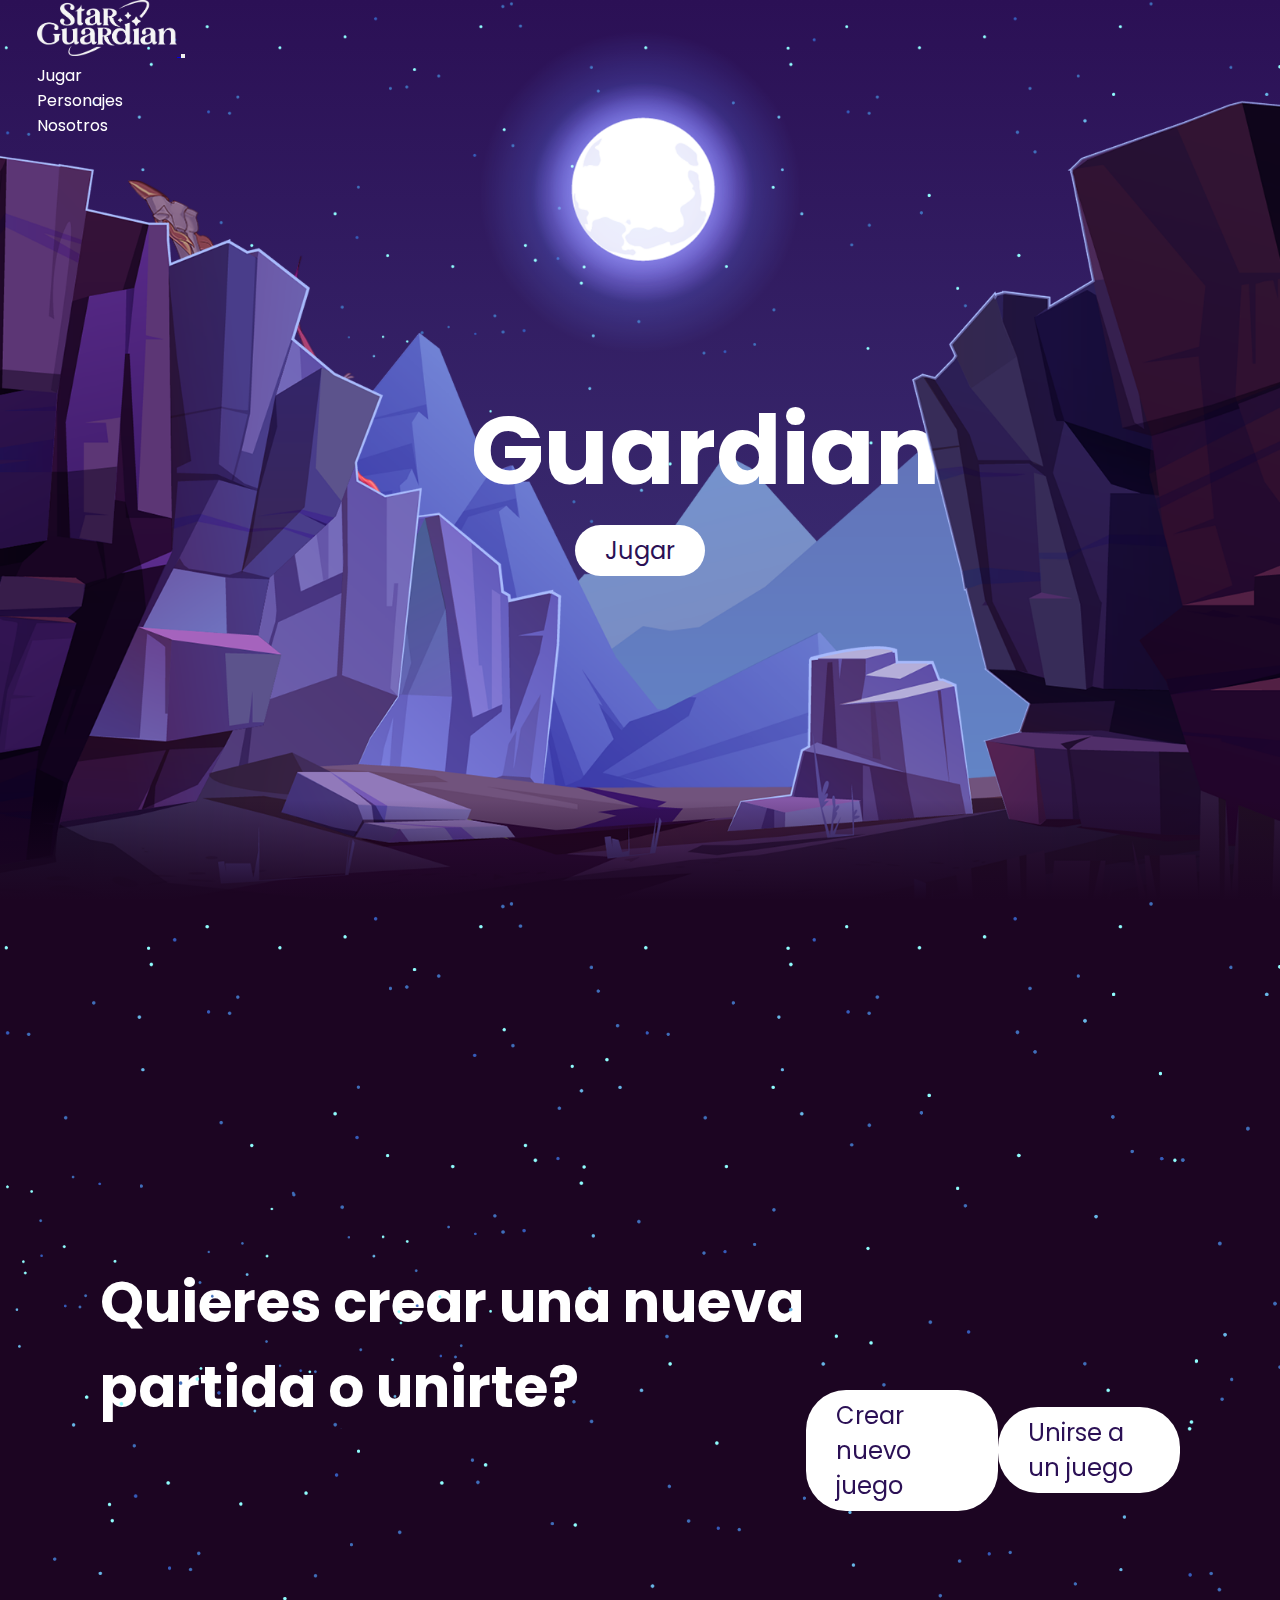
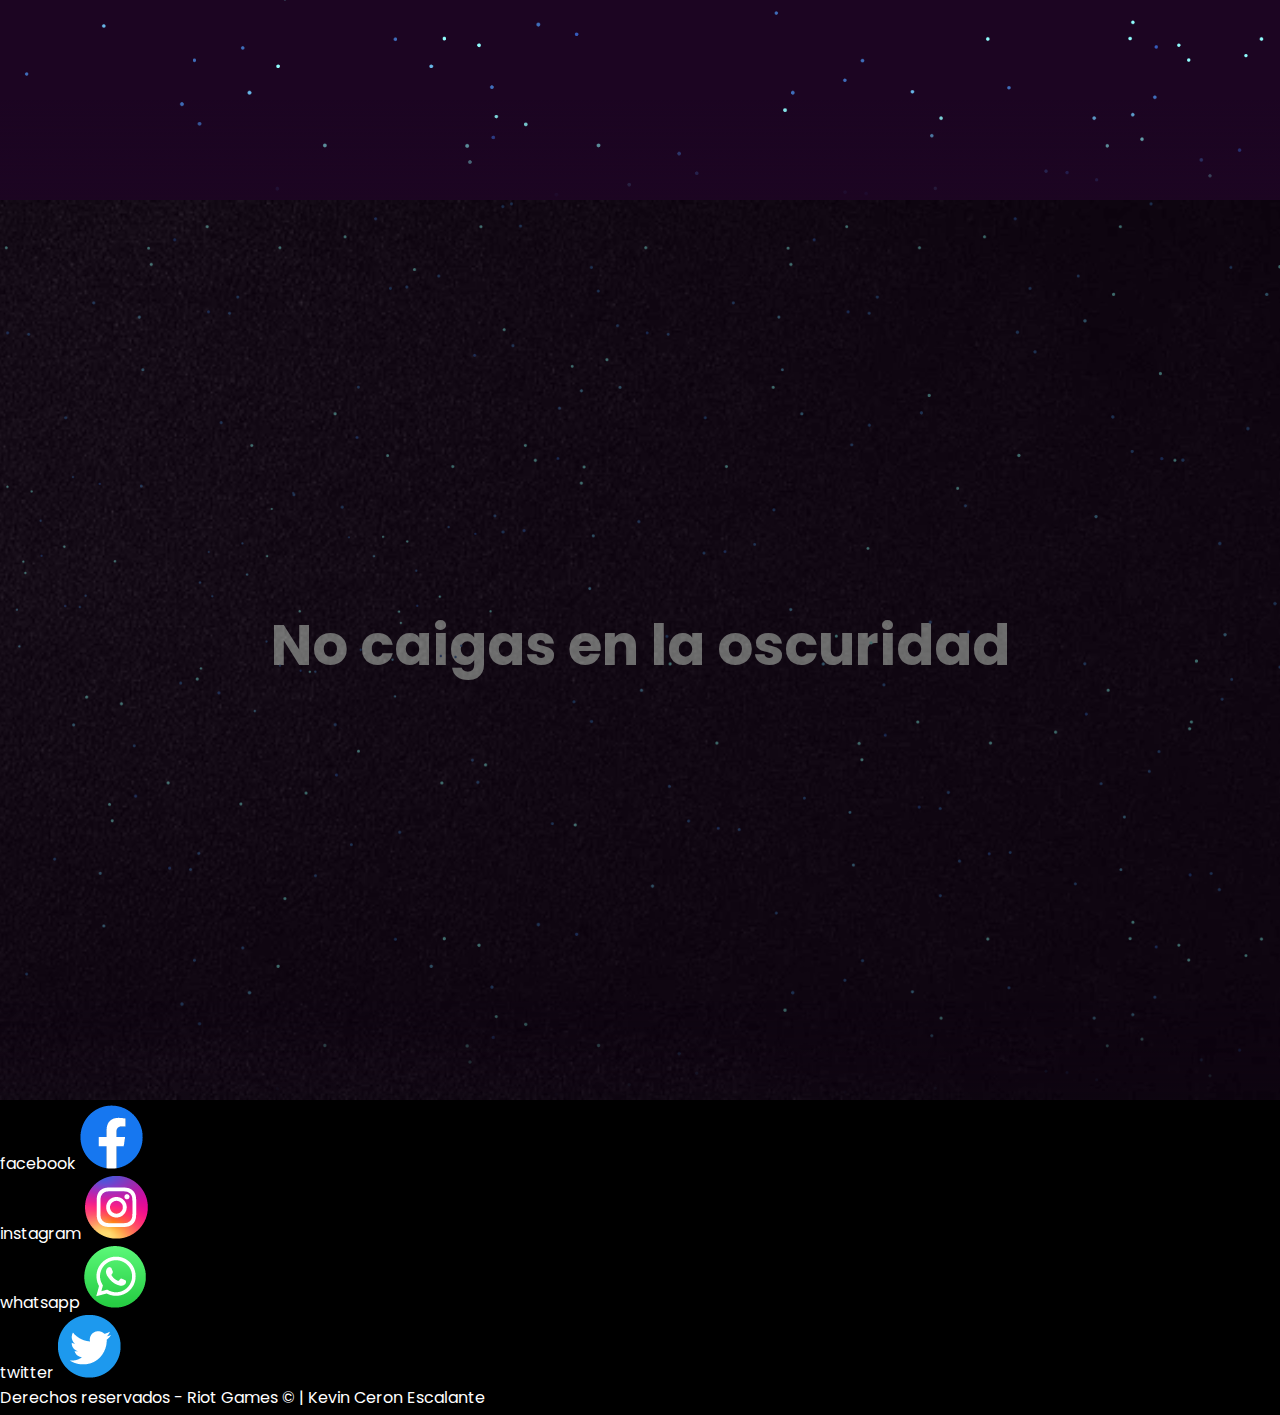
<file: index.html>
<!doctype html>
<html lang="es">

<head>
    <!-- Required meta tags -->
    <meta charset="utf-8">
    <meta name="viewport" content="width=device-width, initial-scale=1">
    <title>guardianas estelar</title>
    <link href="https://fonts.googleapis.com/css2?family=Indie+Flower&family=Poppins:wght@600&display=swap" rel="stylesheet">
    <!-- Bootstrap CSS -->
    <link href="https://cdn.jsdelivr.net/npm/bootstrap@5.1.3/dist/css/bootstrap.min.css" rel="stylesheet" integrity="sha384-1BmE4kWBq78iYhFldvKuhfTAU6auU8tT94WrHftjDbrCEXSU1oBoqyl2QvZ6jIW3" crossorigin="anonymous">
    <link rel="stylesheet" type="text/css" href="css/estilo.css">
</head>

<body>
    <header class="header-main">
        <nav class="navbar navbar-expand-lg navbar-dark">
            <div class="container-fluid d-flex justify-content-between mb-3">
                <a class="navbar-brand p-2" href="#">
                    <img src="assets/img/logo.png" class="logo-star" alt="Logo guardianas estelares">
                </a>
                <button class="navbar-toggler" type="button" data-bs-toggle="collapse" data-bs-target="#navbarNav"
                    aria-controls="navbarNav" aria-expanded="false" aria-label="Toggle navigation">
                    <span class="navbar-toggler-icon"></span>
                </button>
                <div class="collapse navbar-collapse p-2 centrar-nav" id="navbarNav">
                    <ul class="navbar-nav ">
                        <li class="nav-item">
                            <a class="nav-link active" aria-current="page" href="#">Jugar</a>
                        </li>
                        <li class="nav-item">
                            <a class="nav-link" href="#">Personajes</a>
                        </li>
                        <li class="nav-item">
                            <a class="nav-link" href="#">Nosotros</a>
                        </li>
                    </ul>
                </div>
            </div>
        </nav>
    </header>
    <main>
        <section>
            <img src="assets/img/stars.png" id="stars">
            <img src="assets/img/moon.png" id="moon">
            <img src="assets/img/mountains_behind.png" id="mountains-behind">
            <h2 id="text">Guardianas Estelares</h2>
            <a href="#jugar" id="btn" class="btn-light">Jugar</a>
            <img src="assets/img/mountains_front.png" id="mountains-front">
        </section>
        <!-- <div class="sec" id="sec">
            <p>Lorem ipsum dolor sit amet consectetur adipisicing elit. Et, expedita dicta. Tempore possimus porro qui totam aliquid? Quasi tempora repudiandae nostrum velit, a, cum ducimus tempore atque animi sunt laboriosam.lor Lorem ipsum dolor sit amet consectetur, adipisicing elit. Rem repellat quisquam minima expedita at veritatis hic corporis saepe temporibus earum iusto voluptas accusamus odit doloribus aliquam porro, sint ea ut! Lorem ipsum dolor sit amet, consectetur adipisicing elit. Fugiat aliquid quae at iusto, suscipit earum quia delectus ipsum aut, nostrum odio voluptate cupiditate eos, sit exercitationem! Sit enim nihil cupiditate. Lorem, ipsum dolor sit amet consectetur adipisicing elit. Illum consequuntur at doloremque eligendi similique eos voluptatem rerum perferendis aperiam dicta nemo cupiditate quisquam fuga, harum voluptate repellat dolorem provident labore! <br><br> Lorem ipsum dolor, sit amet consectetur adipisicing elit. Eius quae, quam unde iusto recusandae numquam fugit, non asperiores rem illum similique dicta eos, quas commodi quos. Distinctio eos quis a? Lorem ipsum dolor, sit amet consectetur adipisicing elit. Est id provident numquam repudiandae ex odit, mollitia doloribus eligendi quia! Molestias, eius consequuntur? Quia optio accusantium perspiciatis unde consectetur doloribus nemo. <br> <br> Lorem ipsum dolor sit amet consectetur adipisicing elit. Possimus veritatis vero nihil dolorem explicabo et reiciendis minima repellendus? Optio animi dolore pariatur ratione laborum repudiandae magni minus, quidem incidunt veniam. Lorem, ipsum dolor sit amet consectetur adipisicing elit. Aliquid deleniti numquam autem illum perferendis at, voluptatum totam magni, accusamus ipsum magnam sed provident odit vero beatae! Ut minus praesentium officia. <br> <br>Lorem ipsum dolor sit amet consectetur adipisicing elit. Et, expedita dicta. Tempore possimus porro qui totam aliquid? Quasi tempora repudiandae nostrum velit, a, cum ducimus tempore atque animi sunt laboriosam.lor Lorem ipsum dolor sit amet consectetur, adipisicing elit. Rem repellat quisquam minima expedita at veritatis hic corporis saepe temporibus earum iusto voluptas accusamus odit doloribus aliquam porro, sint ea ut! Lorem ipsum dolor sit amet, consectetur adipisicing elit. Fugiat aliquid quae at iusto, suscipit earum quia delectus ipsum aut, nostrum odio voluptate cupiditate eos, sit exercitationem! Sit enim nihil cupiditate. Lorem, ipsum dolor sit amet consectetur adipisicing elit. Illum consequuntur at doloremque eligendi similique eos voluptatem rerum perferendis aperiam dicta nemo cupiditate quisquam fuga, harum voluptate repellat dolorem provident labore! <br><br> Lorem ipsum dolor, sit amet consectetur adipisicing elit. Eius quae, quam unde iusto recusandae numquam fugit, non asperiores rem illum similique dicta eos, quas commodi quos. Distinctio eos quis a? Lorem ipsum dolor, sit amet consectetur adipisicing elit. Est id provident numquam repudiandae ex odit, mollitia doloribus eligendi quia! Molestias, eius consequuntur? Quia optio accusantium perspiciatis unde consectetur doloribus nemo. <br> <br> Lorem ipsum dolor sit amet consectetur adipisicing elit. Possimus veritatis vero nihil dolorem explicabo et reiciendis minima repellendus? Optio animi dolore pariatur ratione laborum repudiandae magni minus, quidem incidunt veniam. Lorem, ipsum dolor sit amet consectetur adipisicing elit. Aliquid deleniti numquam autem illum perferendis at, voluptatum totam magni, accusamus ipsum magnam sed provident odit vero beatae! Ut minus praesentium officia. <br> <br></p>
        </div> -->
        <section class="d-flex flex-column justify-content-evenly bd-highlight menu-juego sec" id="jugar">
            <img src="assets/img/stars.png" id="stars2">
            <img src="assets/img/stars.png" id="stars3">
            <h2>Quieres crear una nueva partida o unirte?</h2>
            <a href="pages/crear.html" id="btn" class="btn-light">Crear nuevo juego</a>
            <a href="pages/unirse.html" id="btn" class="btn-light">Unirse a un juego</a>
        </section>
        <section class="d-flex flex-column justify-content-evenly bd-highlight menu-juego sec">
            <img src="assets/img/stars.png">
            <img src="assets/img/oscuridad.jpg" class="transparente">
            <img src="assets/img/lux.png" id="lux">
            <h2>No caigas en la oscuridad</h2>
        </section>
    </main>
    <footer class="footer-index">
        <ul class="d-flex flex-row flex-wrap justify-content-evenly bd-highlight mb-3 pie">
            <li class="p-2 bd-highlight logos">
                <a href="#">
                    <span>facebook</span>
                    <img  src="assets/img/lfacebook.png" alt="logo de facebook">
                </a>
            </li>
            <li class="p-2 bd-highlight logos">
                <a href="#">
                    <span>instagram</span>
                    <img src="assets/img/linstagram.png" alt="logo de instagram">
                </a>
            </li>
            <li class="p-2 bd-highlight logos">
                <a href="#">
                    <span>whatsapp</span>
                    <img src="assets/img/lwhatsapp.png" alt="logo de whatsapp">
                </a>
            </li>	
            <li class="p-2 bd-highlight logos">
                <a href="#">
                    <span>twitter</span>
                    <img  src="assets/img/ltwitter.png" alt="logo de twitter">
                </a>
            </li>
        </ul>
        <div class="d-flex flex-row justify-content-evenly align-self-center bd-highlight mb-3">
            <span class="p-2 bd-highlight">Derechos reservados - Riot Games ©</span>
            <span class="p-2 bd-highlight">|</span>
            <span class="p-2 bd-highlight">Kevin Ceron Escalante</span>
        </div>
    </div>
    </footer>
    <!-- Option 1: Bootstrap Bundle with Popper -->
    <script src="https://cdn.jsdelivr.net/npm/bootstrap@5.1.3/dist/js/bootstrap.bundle.min.js" integrity="sha384-ka7Sk0Gln4gmtz2MlQnikT1wXgYsOg+OMhuP+IlRH9sENBO0LRn5q+8nbTov4+1p" crossorigin="anonymous"> </script>
    <script src="js/main.js"></script>
</body>

</html>
</file>
<file: css/estilo.css>
*{
    margin: 0;
    padding: 0;
    box-sizing: border-box;
    font-family: 'Poppins', sans-serif;
    scroll-behavior: smooth;
}
body{
    min-height: 100vh;
    background: linear-gradient(#2b1055, #7597de);
    overflow-x: hidden;
}
ul li{
    list-style: none;
}
ul li a{
    text-decoration: none;
}
span{
    color: white;
}
.header-main{
    position: absolute;
    z-index: 10000;
}
nav{
    padding: 0;
    padding-left: 5%;
}

.nav-link{
    color: white;
}
.logo-star{
    width: 20%;
}

.navbar-collapse ul li a{
    border-radius: 20px;
}
.navbar-collapse ul li a:hover{
    background-color: #7597de;
    color: white;
}
section{
    position:relative;
    width: 100%;
    height: 100vh;
    padding: 100px;
    display: flex;
    justify-content: center;
    align-items: center;
    overflow: hidden;
}
section::before{
    content: '';
    position: absolute;
    bottom: 0;
    width: 100%;
    height: 100px;
    background: linear-gradient(to top, #1c0522, transparent);
    z-index: 1000;
}
section img{
    position: absolute;
    top: 0;
    left: 0;
    width: 100%;
    height: 100%;
    object-fit: cover;
    pointer-events: none;
}
section img#moon{
    mix-blend-mode: screen;
}
section img#mountains-front{
    z-index: 10;
}

#text{
    right: -250px;
    position: absolute;
    color: white;
    white-space: nowrap;
    font-size: 7.5vw;
    z-index: 9;
}
#btn{
    text-decoration: none;
    display: inline-block;
    padding: 8px 30px;
    border-radius: 40px;
    background-color: white;
    color: #2b1055;
    font-size: 1.5em;
    z-index: 9;
    transform: translateY(100px);
}
.sec{
    position: relative;
    padding: 100px;
    background: #1c0522;
}
.sec h2{
    font-size: 3.5em;
    margin-bottom: 10px;
    color: white;
}
.sec p{
    font-size: 1em;
    color: white;
}
.menu-juego{
    /* background: url("../assets/img/stars.png"); */
}
#star2{
    z-index: 9;
    width: cover;
}
#star3{
    z-index: 9;
}
#lux{
    position:fixed;
    bottom: 80%;
    top: 20%;
    left: 10%;
    width: 22%;
    height: auto;
    pointer-events: none;
}
.transparente{
    opacity: 60%;
    z-index: 1000;
}

            /* Crear */
.crear-body{
    display: grid;
    grid-template-columns: 1fr;
    grid-template-rows: 1fr 5fr 1fr;
}
.crear-header{
    grid-area: 1 / 1 / 2 / 2;
}
.crear-main{
    grid-area: 2 / 1 / 3 / 2;
    background-image: url("../assets/img/stars.png");
    background-size: 100vh;
}
.crear-footer{
    grid-area: 3 / 1 / 4 / 2;
}
.btn{
    background-color: #2b1055;
}
.empezar{
    padding: 1%;
}

            /* Footer */
footer{
    background-color: #000000;
    padding-bottom: 5px;
    padding-top: 5px;
}
.footer-index{
    background-color: #000000;
    padding-bottom: 5px;
    padding-top: 5px;
    z-index: 1000000;
    position: relative;
}
</file>
